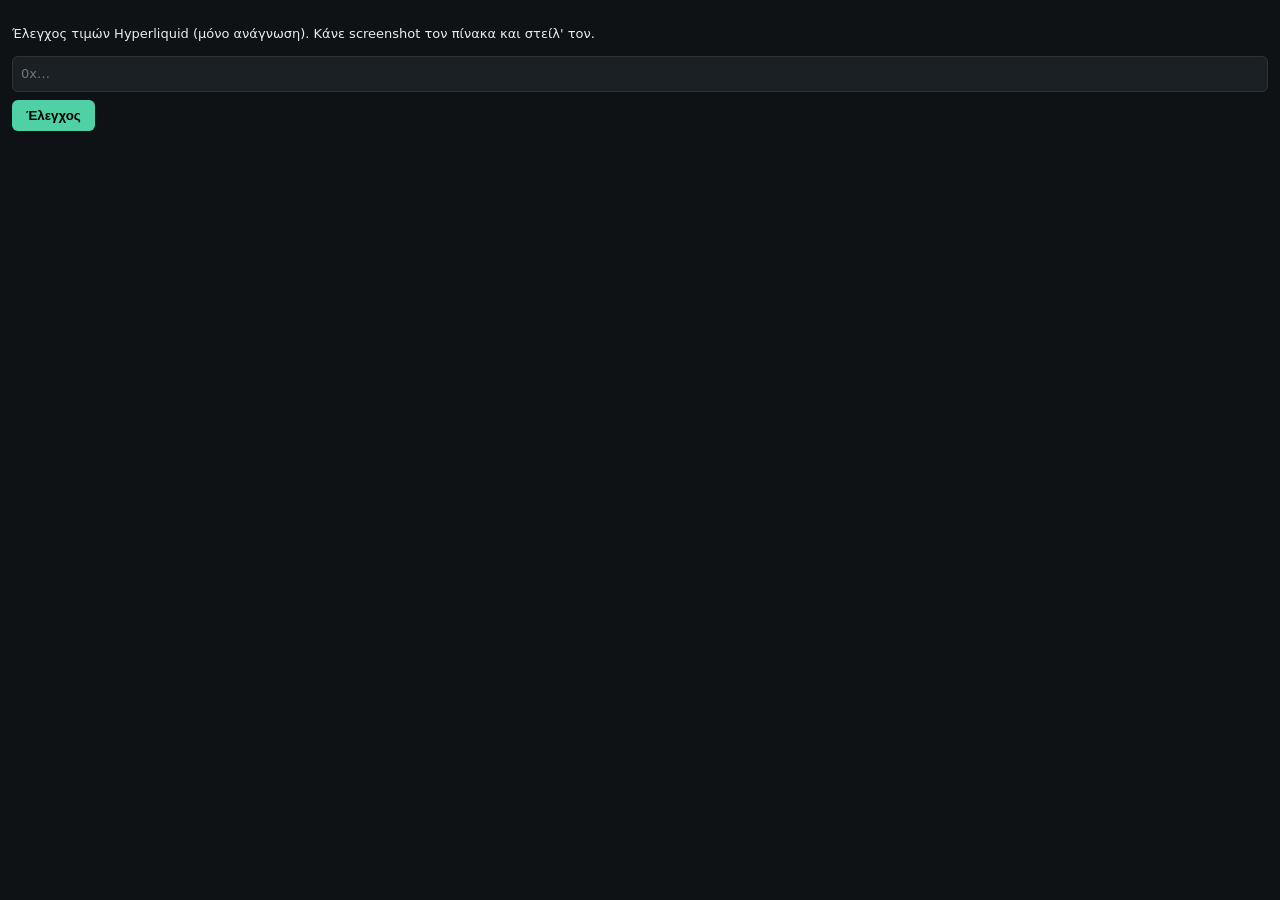
<file: hl-debug.html>
<!doctype html>
<html lang="el"><head><meta charset="utf-8"><meta name="viewport" content="width=device-width,initial-scale=1"><title>Hyperliquid check</title>
<meta name="robots" content="noindex">
<style>
:root{color-scheme:dark}body{background:#0f1214;color:#e8ecef;font:13px/1.4 system-ui,sans-serif;margin:0;padding:12px}
input{width:100%;box-sizing:border-box;padding:8px;background:#1b2024;color:inherit;border:1px solid #333;border-radius:6px;font:inherit}
button{margin:8px 0;padding:8px 14px;border-radius:6px;border:0;background:#4fd1a5;color:#000;font-weight:600}
table{border-collapse:collapse;width:100%;margin-top:8px}td,th{border-bottom:1px solid #2a3035;padding:4px 3px;text-align:left;vertical-align:top}
th{color:#9aa4ab;font-weight:500}.n{font-variant-numeric:tabular-nums;text-align:right}.bad{color:#ff7b7b}small{color:#9aa4ab}
</style></head><body>
<p>Έλεγχος τιμών Hyperliquid (μόνο ανάγνωση). Κάνε screenshot τον πίνακα και στείλ' τον.</p>
<input id="a" placeholder="0x…"><button id="go">Έλεγχος</button><div id="out"></div>
<script>
const H='https://api.hyperliquid.xyz/info',$=id=>document.getElementById(id);
const post=b=>fetch(H,{method:'POST',headers:{'Content-Type':'application/json'},body:JSON.stringify(b)}).then(r=>r.json());
const q=new URLSearchParams(location.search).get('a');if(q)$('a').value=q;
const f=x=>x==null?'—':(+x).toPrecision(4);
$('go').onclick=async()=>{
  const a=$('a').value.trim().toLowerCase();$('out').textContent='…';
  try{
    const [sp,[m,ctx]]=await Promise.all([post({type:'spotClearinghouseState',user:a}),post({type:'spotMetaAndAssetCtxs'})]);
    const byCoin={};ctx.forEach((c,i)=>{byCoin[c.coin]=c});
    let h='<table><tr><th>coin<br><small>token</small></th><th class="n">ποσότητα</th><th>market<br><small>θέση</small></th><th class="n">mark<br>mid<br>prev</th><th class="n">όγκος 24h</th><th class="n">αξία $<br><small>(min)</small></th></tr>';
    for(const b of sp.balances||[]){
      const pairs=m.universe.map((u,i)=>({u,i})).filter(x=>x.u.tokens[0]===b.token);
      if(!pairs.length)h+=`<tr><td>${b.coin}<br><small>${b.token}</small></td><td class="n">${f(b.total)}</td><td colspan="4"><small>κανένα market</small></td></tr>`;
      for(const {u,i} of pairs){const c=byCoin[u.name]||{},ci=ctx[i]||{};
        const ps=[c.markPx,c.midPx,c.prevDayPx].map(Number).filter(x=>x>0),p=ps.length?Math.min(...ps):0,v=p*(+b.total||0);
        h+=`<tr><td>${b.coin}<br><small>${b.token}</small></td><td class="n">${f(b.total)}</td><td>${u.name} q${u.tokens[1]}<br><small>#${i} · ctx[${i}]=${ci.coin||'?'}</small></td><td class="n">${f(c.markPx)}<br>${f(c.midPx)}<br>${f(c.prevDayPx)}</td><td class="n">${f(c.dayNtlVlm)}</td><td class="n ${v>1?'bad':''}">${f(v)}</td></tr>`}
    }
    $('out').innerHTML=h+'</table><p><small>ctx πρώτα: '+ctx.slice(0,3).map(c=>c.coin).join(', ')+' · universe πρώτα: '+m.universe.slice(0,3).map(u=>u.name).join(', ')+'</small></p>';
  }catch(e){$('out').textContent='Σφάλμα: '+e.message}
};
if(q)$('go').click();
</script></body></html>
</file>
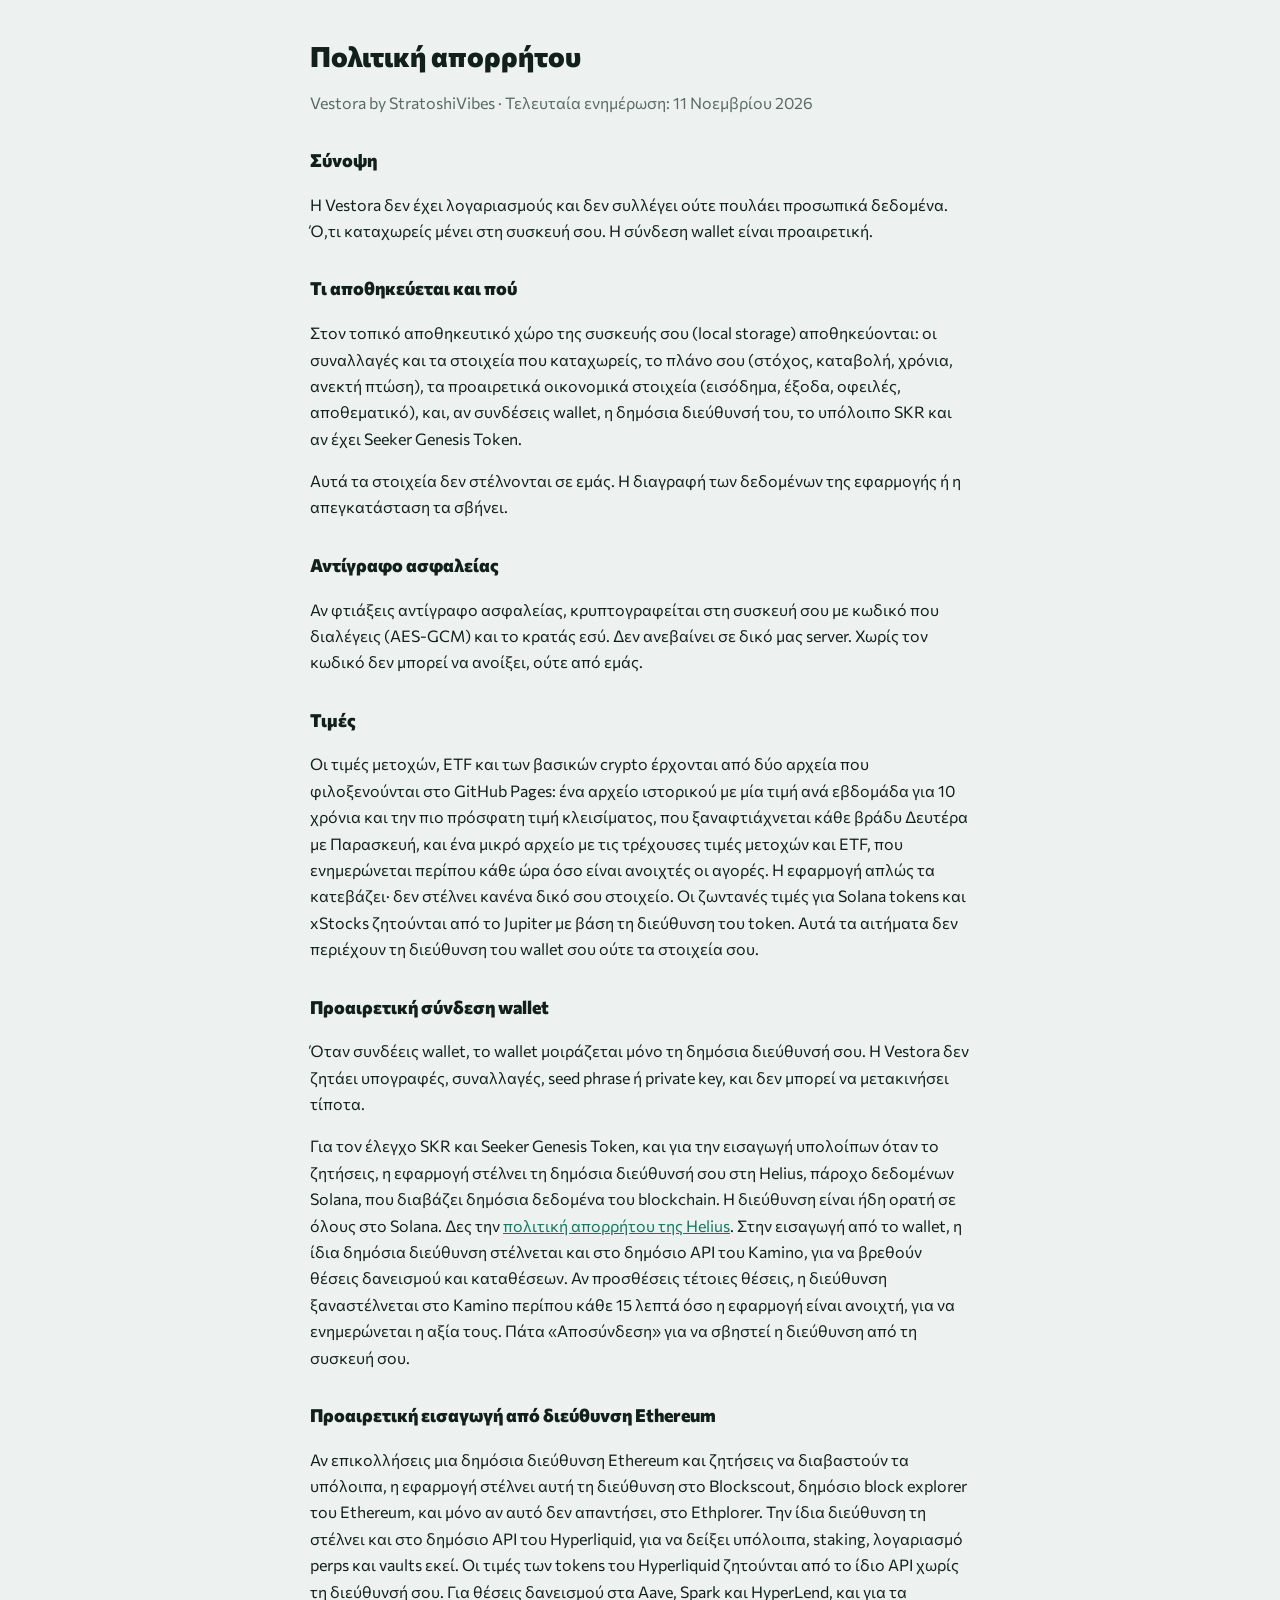
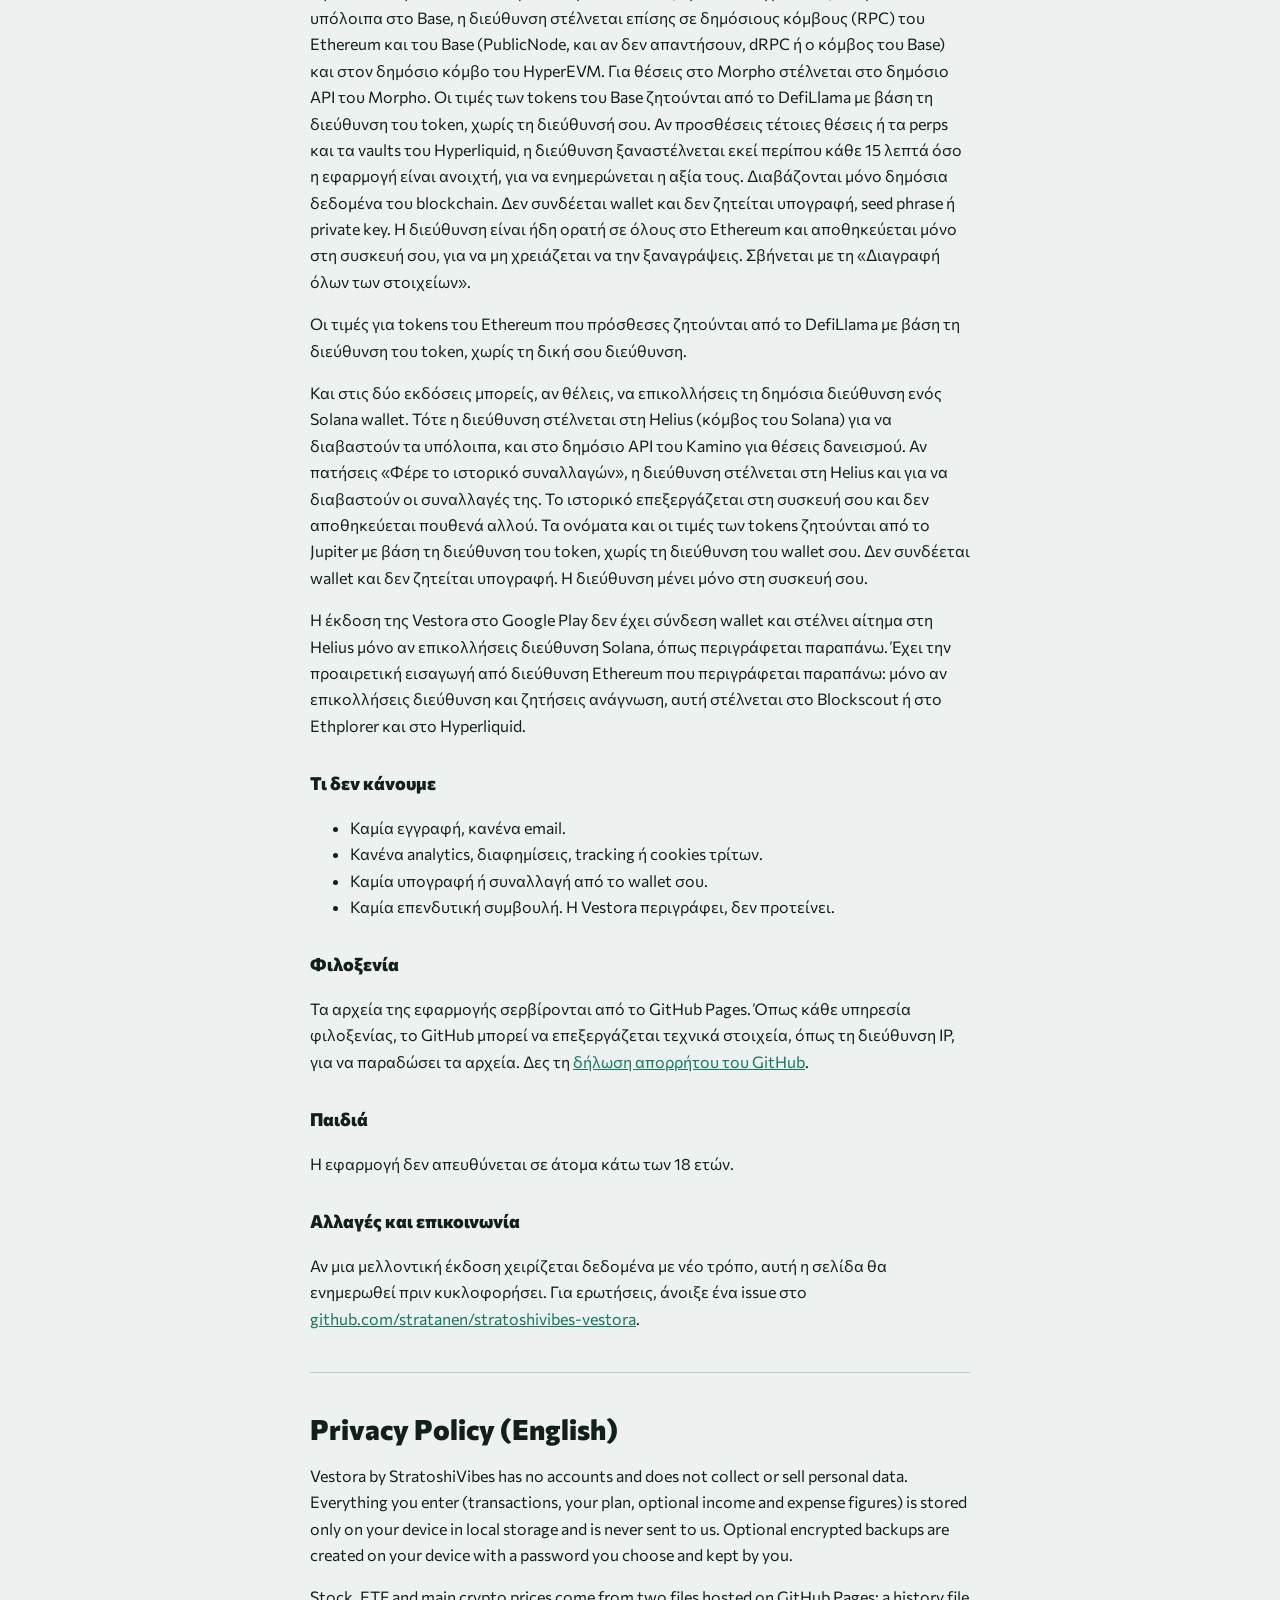
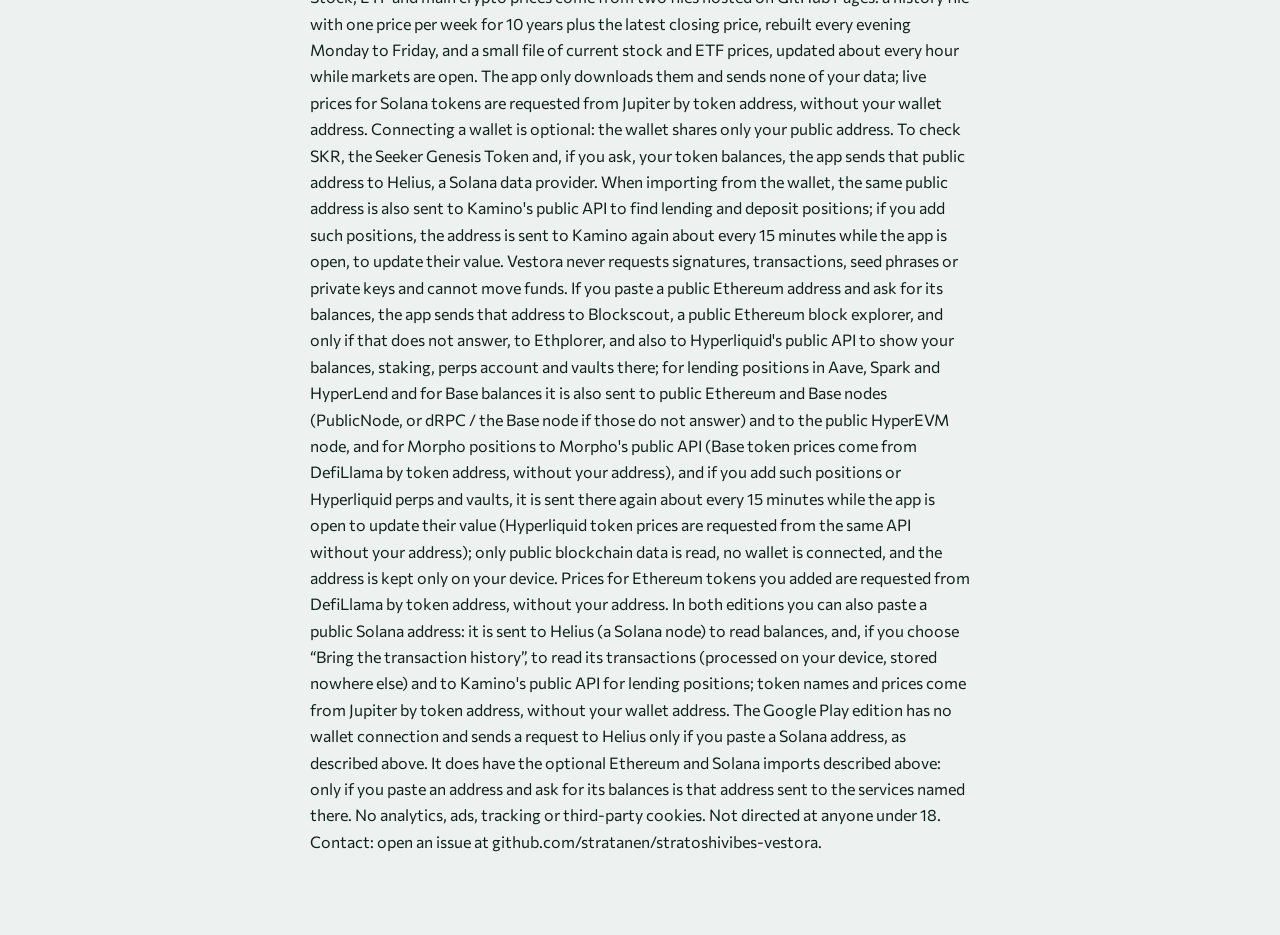
<file: privacy.html>
<!doctype html>
<html lang="el">
<head>
<meta charset="utf-8">
<meta name="viewport" content="width=device-width,initial-scale=1,viewport-fit=cover">
<title>Απόρρητο · Vestora</title>
<style>
@font-face{font-family:"Commissioner";src:url(fonts/commissioner-greek-400-normal.woff2) format("woff2");font-weight:400;unicode-range:U+0370-03FF,U+1F00-1FFF}
@font-face{font-family:"Commissioner";src:url(fonts/commissioner-latin-400-normal.woff2) format("woff2");font-weight:400}
@font-face{font-family:"Commissioner";src:url(fonts/commissioner-greek-800-normal.woff2) format("woff2");font-weight:700 800;unicode-range:U+0370-03FF,U+1F00-1FFF}
@font-face{font-family:"Commissioner";src:url(fonts/commissioner-latin-800-normal.woff2) format("woff2");font-weight:700 800}
:root{--bg:#EDF1EF;--fg:#12201B;--muted:#5A6A64;--accent:#0E7A5E;color-scheme:light}
@media (prefers-color-scheme:dark){:root{--bg:#0C1412;--fg:#E3ECE8;--muted:#8E9F99;--accent:#3CC79A;color-scheme:dark}}
body{margin:0;background:var(--bg);color:var(--fg);font:16px/1.65 "Commissioner",system-ui,sans-serif}
main{max-width:660px;margin:0 auto;padding:40px max(20px,env(safe-area-inset-right,0px)) 64px max(20px,env(safe-area-inset-left,0px))}
h1{font-size:28px;line-height:1.2;margin:0 0 4px}
h2{font-size:18px;margin:30px 0 8px}
.muted{color:var(--muted)} a{color:var(--accent)} hr{border:0;border-top:1px solid var(--muted);opacity:.3;margin:40px 0}
</style>
</head>
<body>
<main>
<h1>Πολιτική απορρήτου</h1>
<p class="muted">Vestora by StratoshiVibes · Τελευταία ενημέρωση: 11 Νοεμβρίου 2026</p>

<h2>Σύνοψη</h2>
<p>Η Vestora δεν έχει λογαριασμούς και δεν συλλέγει ούτε πουλάει προσωπικά δεδομένα. Ό,τι καταχωρείς μένει στη συσκευή σου. Η σύνδεση wallet είναι προαιρετική.</p>

<h2>Τι αποθηκεύεται και πού</h2>
<p>Στον τοπικό αποθηκευτικό χώρο της συσκευής σου (local storage) αποθηκεύονται: οι συναλλαγές και τα στοιχεία που καταχωρείς, το πλάνο σου (στόχος, καταβολή, χρόνια, ανεκτή πτώση), τα προαιρετικά οικονομικά στοιχεία (εισόδημα, έξοδα, οφειλές, αποθεματικό), και, αν συνδέσεις wallet, η δημόσια διεύθυνσή του, το υπόλοιπο SKR και αν έχει Seeker Genesis Token.</p>
<p>Αυτά τα στοιχεία δεν στέλνονται σε εμάς. Η διαγραφή των δεδομένων της εφαρμογής ή η απεγκατάσταση τα σβήνει.</p>

<h2>Αντίγραφο ασφαλείας</h2>
<p>Αν φτιάξεις αντίγραφο ασφαλείας, κρυπτογραφείται στη συσκευή σου με κωδικό που διαλέγεις (AES-GCM) και το κρατάς εσύ. Δεν ανεβαίνει σε δικό μας server. Χωρίς τον κωδικό δεν μπορεί να ανοίξει, ούτε από εμάς.</p>

<h2>Τιμές</h2>
<p>Οι τιμές μετοχών, ETF και των βασικών crypto έρχονται από δύο αρχεία που φιλοξενούνται στο GitHub Pages: ένα αρχείο ιστορικού με μία τιμή ανά εβδομάδα για 10 χρόνια και την πιο πρόσφατη τιμή κλεισίματος, που ξαναφτιάχνεται κάθε βράδυ Δευτέρα με Παρασκευή, και ένα μικρό αρχείο με τις τρέχουσες τιμές μετοχών και ETF, που ενημερώνεται περίπου κάθε ώρα όσο είναι ανοιχτές οι αγορές. Η εφαρμογή απλώς τα κατεβάζει· δεν στέλνει κανένα δικό σου στοιχείο. Οι ζωντανές τιμές για Solana tokens και xStocks ζητούνται από το Jupiter με βάση τη διεύθυνση του token. Αυτά τα αιτήματα δεν περιέχουν τη διεύθυνση του wallet σου ούτε τα στοιχεία σου.</p>

<h2>Προαιρετική σύνδεση wallet</h2>
<p>Όταν συνδέεις wallet, το wallet μοιράζεται μόνο τη δημόσια διεύθυνσή σου. Η Vestora δεν ζητάει υπογραφές, συναλλαγές, seed phrase ή private key, και δεν μπορεί να μετακινήσει τίποτα.</p>
<p>Για τον έλεγχο SKR και Seeker Genesis Token, και για την εισαγωγή υπολοίπων όταν το ζητήσεις, η εφαρμογή στέλνει τη δημόσια διεύθυνσή σου στη Helius, πάροχο δεδομένων Solana, που διαβάζει δημόσια δεδομένα του blockchain. Η διεύθυνση είναι ήδη ορατή σε όλους στο Solana. Δες την <a href="https://www.helius.dev/privacy-policy" rel="noopener">πολιτική απορρήτου της Helius</a>. Στην εισαγωγή από το wallet, η ίδια δημόσια διεύθυνση στέλνεται και στο δημόσιο API του Kamino, για να βρεθούν θέσεις δανεισμού και καταθέσεων. Αν προσθέσεις τέτοιες θέσεις, η διεύθυνση ξαναστέλνεται στο Kamino περίπου κάθε 15 λεπτά όσο η εφαρμογή είναι ανοιχτή, για να ενημερώνεται η αξία τους. Πάτα «Αποσύνδεση» για να σβηστεί η διεύθυνση από τη συσκευή σου.</p>
<h2>Προαιρετική εισαγωγή από διεύθυνση Ethereum</h2>
<p>Αν επικολλήσεις μια δημόσια διεύθυνση Ethereum και ζητήσεις να διαβαστούν τα υπόλοιπα, η εφαρμογή στέλνει αυτή τη διεύθυνση στο Blockscout, δημόσιο block explorer του Ethereum, και μόνο αν αυτό δεν απαντήσει, στο Ethplorer. Την ίδια διεύθυνση τη στέλνει και στο δημόσιο API του Hyperliquid, για να δείξει υπόλοιπα, staking, λογαριασμό perps και vaults εκεί. Οι τιμές των tokens του Hyperliquid ζητούνται από το ίδιο API χωρίς τη διεύθυνσή σου. Για θέσεις δανεισμού στα Aave, Spark και HyperLend, και για τα υπόλοιπα στο Base, η διεύθυνση στέλνεται επίσης σε δημόσιους κόμβους (RPC) του Ethereum και του Base (PublicNode, και αν δεν απαντήσουν, dRPC ή ο κόμβος του Base) και στον δημόσιο κόμβο του HyperEVM. Για θέσεις στο Morpho στέλνεται στο δημόσιο API του Morpho. Οι τιμές των tokens του Base ζητούνται από το DefiLlama με βάση τη διεύθυνση του token, χωρίς τη διεύθυνσή σου. Αν προσθέσεις τέτοιες θέσεις ή τα perps και τα vaults του Hyperliquid, η διεύθυνση ξαναστέλνεται εκεί περίπου κάθε 15 λεπτά όσο η εφαρμογή είναι ανοιχτή, για να ενημερώνεται η αξία τους. Διαβάζονται μόνο δημόσια δεδομένα του blockchain. Δεν συνδέεται wallet και δεν ζητείται υπογραφή, seed phrase ή private key. Η διεύθυνση είναι ήδη ορατή σε όλους στο Ethereum και αποθηκεύεται μόνο στη συσκευή σου, για να μη χρειάζεται να την ξαναγράψεις. Σβήνεται με τη «Διαγραφή όλων των στοιχείων».</p>
<p>Οι τιμές για tokens του Ethereum που πρόσθεσες ζητούνται από το DefiLlama με βάση τη διεύθυνση του token, χωρίς τη δική σου διεύθυνση.</p>
<p>Και στις δύο εκδόσεις μπορείς, αν θέλεις, να επικολλήσεις τη δημόσια διεύθυνση ενός Solana wallet. Τότε η διεύθυνση στέλνεται στη Helius (κόμβος του Solana) για να διαβαστούν τα υπόλοιπα, και στο δημόσιο API του Kamino για θέσεις δανεισμού. Αν πατήσεις «Φέρε το ιστορικό συναλλαγών», η διεύθυνση στέλνεται στη Helius και για να διαβαστούν οι συναλλαγές της. Το ιστορικό επεξεργάζεται στη συσκευή σου και δεν αποθηκεύεται πουθενά αλλού. Τα ονόματα και οι τιμές των tokens ζητούνται από το Jupiter με βάση τη διεύθυνση του token, χωρίς τη διεύθυνση του wallet σου. Δεν συνδέεται wallet και δεν ζητείται υπογραφή. Η διεύθυνση μένει μόνο στη συσκευή σου.</p>
<p>Η έκδοση της Vestora στο Google Play δεν έχει σύνδεση wallet και στέλνει αίτημα στη Helius μόνο αν επικολλήσεις διεύθυνση Solana, όπως περιγράφεται παραπάνω. Έχει την προαιρετική εισαγωγή από διεύθυνση Ethereum που περιγράφεται παραπάνω: μόνο αν επικολλήσεις διεύθυνση και ζητήσεις ανάγνωση, αυτή στέλνεται στο Blockscout ή στο Ethplorer και στο Hyperliquid.</p>

<h2>Τι δεν κάνουμε</h2>
<ul>
<li>Καμία εγγραφή, κανένα email.</li>
<li>Κανένα analytics, διαφημίσεις, tracking ή cookies τρίτων.</li>
<li>Καμία υπογραφή ή συναλλαγή από το wallet σου.</li>
<li>Καμία επενδυτική συμβουλή. Η Vestora περιγράφει, δεν προτείνει.</li>
</ul>

<h2>Φιλοξενία</h2>
<p>Τα αρχεία της εφαρμογής σερβίρονται από το GitHub Pages. Όπως κάθε υπηρεσία φιλοξενίας, το GitHub μπορεί να επεξεργάζεται τεχνικά στοιχεία, όπως τη διεύθυνση IP, για να παραδώσει τα αρχεία. Δες τη <a href="https://docs.github.com/site-policy/privacy-policies/github-general-privacy-statement" rel="noopener">δήλωση απορρήτου του GitHub</a>.</p>

<h2>Παιδιά</h2>
<p>Η εφαρμογή δεν απευθύνεται σε άτομα κάτω των 18 ετών.</p>

<h2>Αλλαγές και επικοινωνία</h2>
<p>Αν μια μελλοντική έκδοση χειρίζεται δεδομένα με νέο τρόπο, αυτή η σελίδα θα ενημερωθεί πριν κυκλοφορήσει. Για ερωτήσεις, άνοιξε ένα issue στο <a href="https://github.com/stratanen/stratoshivibes-vestora" rel="noopener">github.com/stratanen/stratoshivibes-vestora</a>.</p>

<hr>
<h1>Privacy Policy (English)</h1>
<p>Vestora by StratoshiVibes has no accounts and does not collect or sell personal data. Everything you enter (transactions, your plan, optional income and expense figures) is stored only on your device in local storage and is never sent to us. Optional encrypted backups are created on your device with a password you choose and kept by you.</p>
<p>Stock, ETF and main crypto prices come from two files hosted on GitHub Pages: a history file with one price per week for 10 years plus the latest closing price, rebuilt every evening Monday to Friday, and a small file of current stock and ETF prices, updated about every hour while markets are open. The app only downloads them and sends none of your data; live prices for Solana tokens are requested from Jupiter by token address, without your wallet address. Connecting a wallet is optional: the wallet shares only your public address. To check SKR, the Seeker Genesis Token and, if you ask, your token balances, the app sends that public address to Helius, a Solana data provider. When importing from the wallet, the same public address is also sent to Kamino's public API to find lending and deposit positions; if you add such positions, the address is sent to Kamino again about every 15 minutes while the app is open, to update their value. Vestora never requests signatures, transactions, seed phrases or private keys and cannot move funds. If you paste a public Ethereum address and ask for its balances, the app sends that address to Blockscout, a public Ethereum block explorer, and only if that does not answer, to Ethplorer, and also to Hyperliquid's public API to show your balances, staking, perps account and vaults there; for lending positions in Aave, Spark and HyperLend and for Base balances it is also sent to public Ethereum and Base nodes (PublicNode, or dRPC / the Base node if those do not answer) and to the public HyperEVM node, and for Morpho positions to Morpho's public API (Base token prices come from DefiLlama by token address, without your address), and if you add such positions or Hyperliquid perps and vaults, it is sent there again about every 15 minutes while the app is open to update their value (Hyperliquid token prices are requested from the same API without your address); only public blockchain data is read, no wallet is connected, and the address is kept only on your device. Prices for Ethereum tokens you added are requested from DefiLlama by token address, without your address. In both editions you can also paste a public Solana address: it is sent to Helius (a Solana node) to read balances, and, if you choose “Bring the transaction history”, to read its transactions (processed on your device, stored nowhere else) and to Kamino's public API for lending positions; token names and prices come from Jupiter by token address, without your wallet address. The Google Play edition has no wallet connection and sends a request to Helius only if you paste a Solana address, as described above. It does have the optional Ethereum and Solana imports described above: only if you paste an address and ask for its balances is that address sent to the services named there. No analytics, ads, tracking or third-party cookies. Not directed at anyone under 18. Contact: open an issue at github.com/stratanen/stratoshivibes-vestora.</p>
</main>
</body>
</html>
</file>
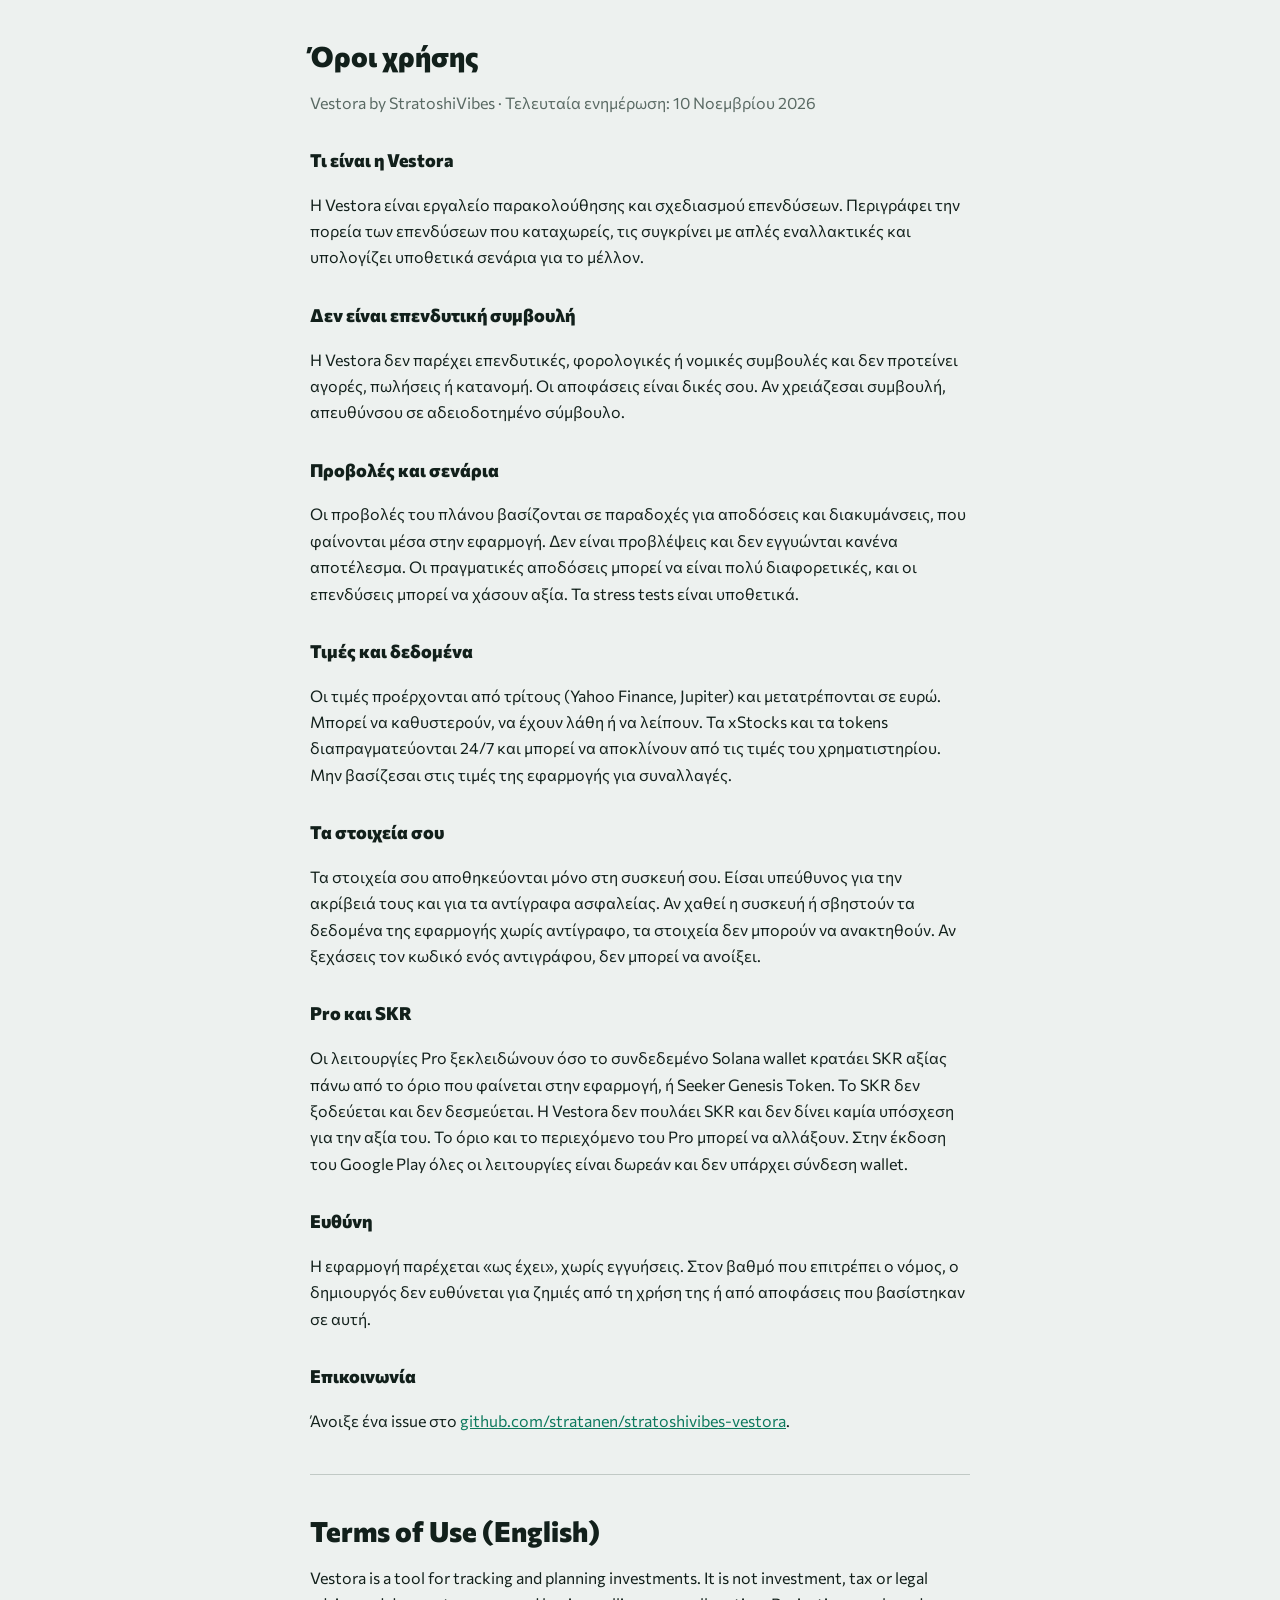
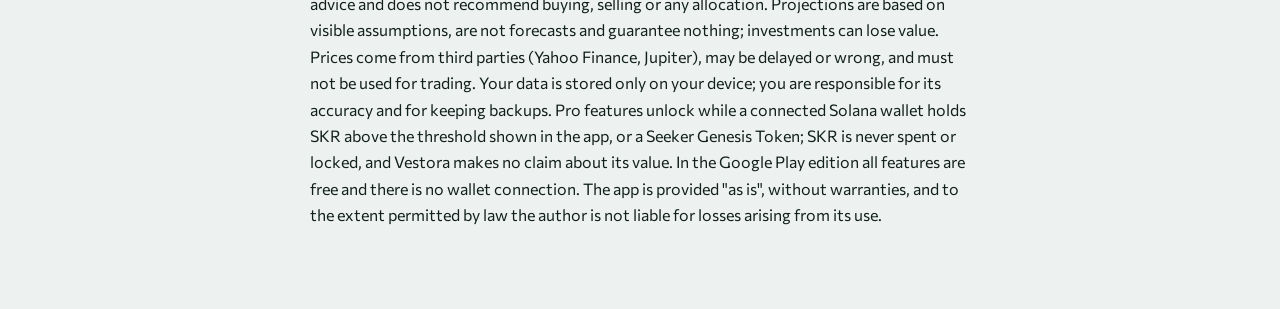
<file: terms.html>
<!doctype html>
<html lang="el">
<head>
<meta charset="utf-8">
<meta name="viewport" content="width=device-width,initial-scale=1,viewport-fit=cover">
<title>Όροι χρήσης · Vestora</title>
<style>
@font-face{font-family:"Commissioner";src:url(fonts/commissioner-greek-400-normal.woff2) format("woff2");font-weight:400;unicode-range:U+0370-03FF,U+1F00-1FFF}
@font-face{font-family:"Commissioner";src:url(fonts/commissioner-latin-400-normal.woff2) format("woff2");font-weight:400}
@font-face{font-family:"Commissioner";src:url(fonts/commissioner-greek-800-normal.woff2) format("woff2");font-weight:700 800;unicode-range:U+0370-03FF,U+1F00-1FFF}
@font-face{font-family:"Commissioner";src:url(fonts/commissioner-latin-800-normal.woff2) format("woff2");font-weight:700 800}
:root{--bg:#EDF1EF;--fg:#12201B;--muted:#5A6A64;--accent:#0E7A5E;color-scheme:light}
@media (prefers-color-scheme:dark){:root{--bg:#0C1412;--fg:#E3ECE8;--muted:#8E9F99;--accent:#3CC79A;color-scheme:dark}}
body{margin:0;background:var(--bg);color:var(--fg);font:16px/1.65 "Commissioner",system-ui,sans-serif}
main{max-width:660px;margin:0 auto;padding:40px max(20px,env(safe-area-inset-right,0px)) 64px max(20px,env(safe-area-inset-left,0px))}
h1{font-size:28px;line-height:1.2;margin:0 0 4px}
h2{font-size:18px;margin:30px 0 8px}
.muted{color:var(--muted)} a{color:var(--accent)} hr{border:0;border-top:1px solid var(--muted);opacity:.3;margin:40px 0}
</style>
</head>
<body>
<main>
<h1>Όροι χρήσης</h1>
<p class="muted">Vestora by StratoshiVibes · Τελευταία ενημέρωση: 10 Νοεμβρίου 2026</p>

<h2>Τι είναι η Vestora</h2>
<p>Η Vestora είναι εργαλείο παρακολούθησης και σχεδιασμού επενδύσεων. Περιγράφει την πορεία των επενδύσεων που καταχωρείς, τις συγκρίνει με απλές εναλλακτικές και υπολογίζει υποθετικά σενάρια για το μέλλον.</p>

<h2>Δεν είναι επενδυτική συμβουλή</h2>
<p>Η Vestora δεν παρέχει επενδυτικές, φορολογικές ή νομικές συμβουλές και δεν προτείνει αγορές, πωλήσεις ή κατανομή. Οι αποφάσεις είναι δικές σου. Αν χρειάζεσαι συμβουλή, απευθύνσου σε αδειοδοτημένο σύμβουλο.</p>

<h2>Προβολές και σενάρια</h2>
<p>Οι προβολές του πλάνου βασίζονται σε παραδοχές για αποδόσεις και διακυμάνσεις, που φαίνονται μέσα στην εφαρμογή. Δεν είναι προβλέψεις και δεν εγγυώνται κανένα αποτέλεσμα. Οι πραγματικές αποδόσεις μπορεί να είναι πολύ διαφορετικές, και οι επενδύσεις μπορεί να χάσουν αξία. Τα stress tests είναι υποθετικά.</p>

<h2>Τιμές και δεδομένα</h2>
<p>Οι τιμές προέρχονται από τρίτους (Yahoo Finance, Jupiter) και μετατρέπονται σε ευρώ. Μπορεί να καθυστερούν, να έχουν λάθη ή να λείπουν. Τα xStocks και τα tokens διαπραγματεύονται 24/7 και μπορεί να αποκλίνουν από τις τιμές του χρηματιστηρίου. Μην βασίζεσαι στις τιμές της εφαρμογής για συναλλαγές.</p>

<h2>Τα στοιχεία σου</h2>
<p>Τα στοιχεία σου αποθηκεύονται μόνο στη συσκευή σου. Είσαι υπεύθυνος για την ακρίβειά τους και για τα αντίγραφα ασφαλείας. Αν χαθεί η συσκευή ή σβηστούν τα δεδομένα της εφαρμογής χωρίς αντίγραφο, τα στοιχεία δεν μπορούν να ανακτηθούν. Αν ξεχάσεις τον κωδικό ενός αντιγράφου, δεν μπορεί να ανοίξει.</p>

<h2>Pro και SKR</h2>
<p>Οι λειτουργίες Pro ξεκλειδώνουν όσο το συνδεδεμένο Solana wallet κρατάει SKR αξίας πάνω από το όριο που φαίνεται στην εφαρμογή, ή Seeker Genesis Token. Το SKR δεν ξοδεύεται και δεν δεσμεύεται. Η Vestora δεν πουλάει SKR και δεν δίνει καμία υπόσχεση για την αξία του. Το όριο και το περιεχόμενο του Pro μπορεί να αλλάξουν. Στην έκδοση του Google Play όλες οι λειτουργίες είναι δωρεάν και δεν υπάρχει σύνδεση wallet.</p>

<h2>Ευθύνη</h2>
<p>Η εφαρμογή παρέχεται «ως έχει», χωρίς εγγυήσεις. Στον βαθμό που επιτρέπει ο νόμος, ο δημιουργός δεν ευθύνεται για ζημιές από τη χρήση της ή από αποφάσεις που βασίστηκαν σε αυτή.</p>

<h2>Επικοινωνία</h2>
<p>Άνοιξε ένα issue στο <a href="https://github.com/stratanen/stratoshivibes-vestora" rel="noopener">github.com/stratanen/stratoshivibes-vestora</a>.</p>

<hr>
<h1>Terms of Use (English)</h1>
<p>Vestora is a tool for tracking and planning investments. It is not investment, tax or legal advice and does not recommend buying, selling or any allocation. Projections are based on visible assumptions, are not forecasts and guarantee nothing; investments can lose value. Prices come from third parties (Yahoo Finance, Jupiter), may be delayed or wrong, and must not be used for trading. Your data is stored only on your device; you are responsible for its accuracy and for keeping backups. Pro features unlock while a connected Solana wallet holds SKR above the threshold shown in the app, or a Seeker Genesis Token; SKR is never spent or locked, and Vestora makes no claim about its value. In the Google Play edition all features are free and there is no wallet connection. The app is provided "as is", without warranties, and to the extent permitted by law the author is not liable for losses arising from its use.</p>
</main>
</body>
</html>
</file>
